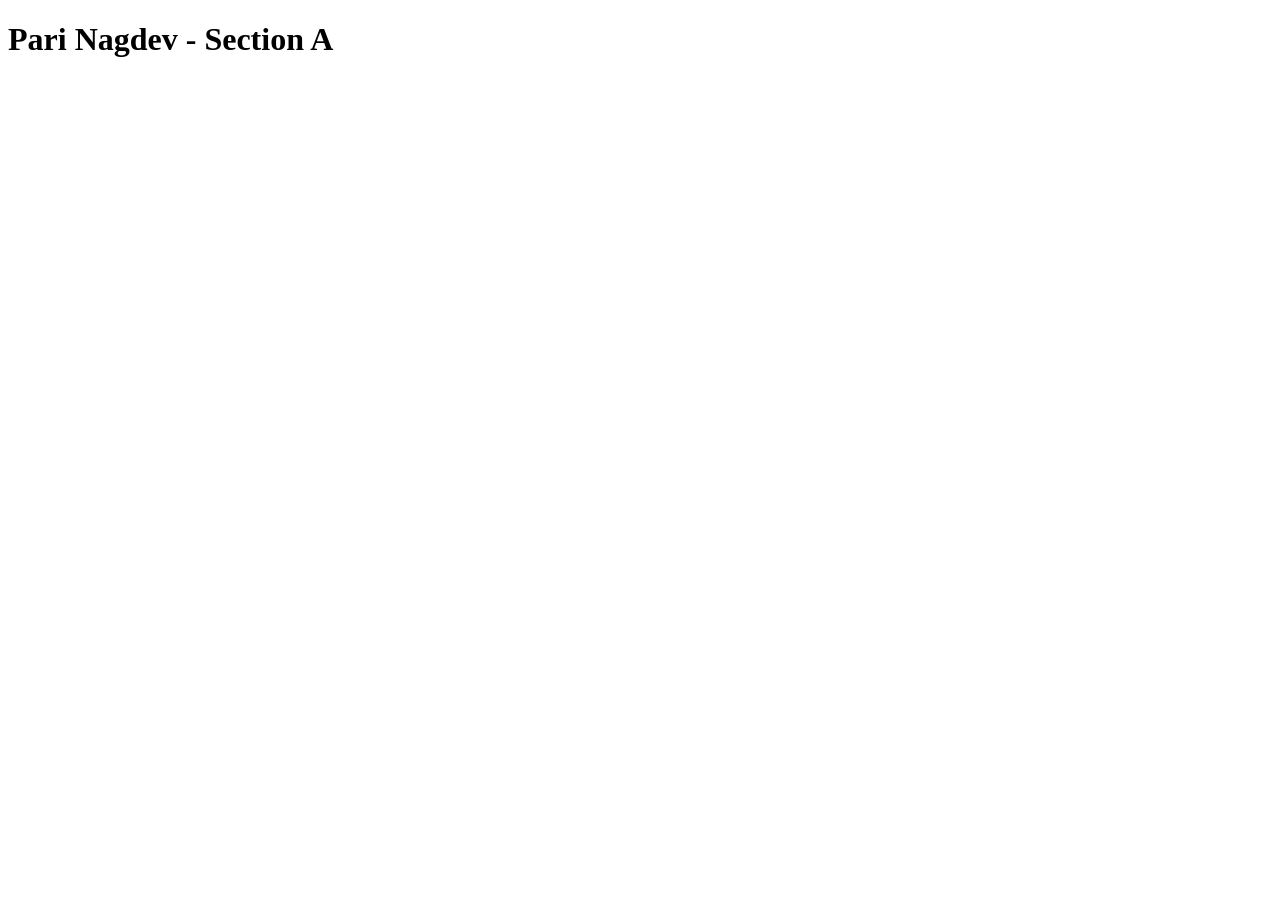
<file: index.html>
<!doctype html>
<html lang="en">
  <head>
    <meta charset="UTF-8" />
    <link rel="icon" type="image/svg+xml" href="/vite.svg" />
    <meta name="viewport" content="width=device-width, initial-scale=1.0" />
    <title>webtech1-frontend-starter</title>
  </head>
  <h1>Pari Nagdev - Section A</h1>
  <body>
    <div id="root"></div>
    <script type="module" src="/src/main.tsx"></script>
  </body>
</html>
</file>
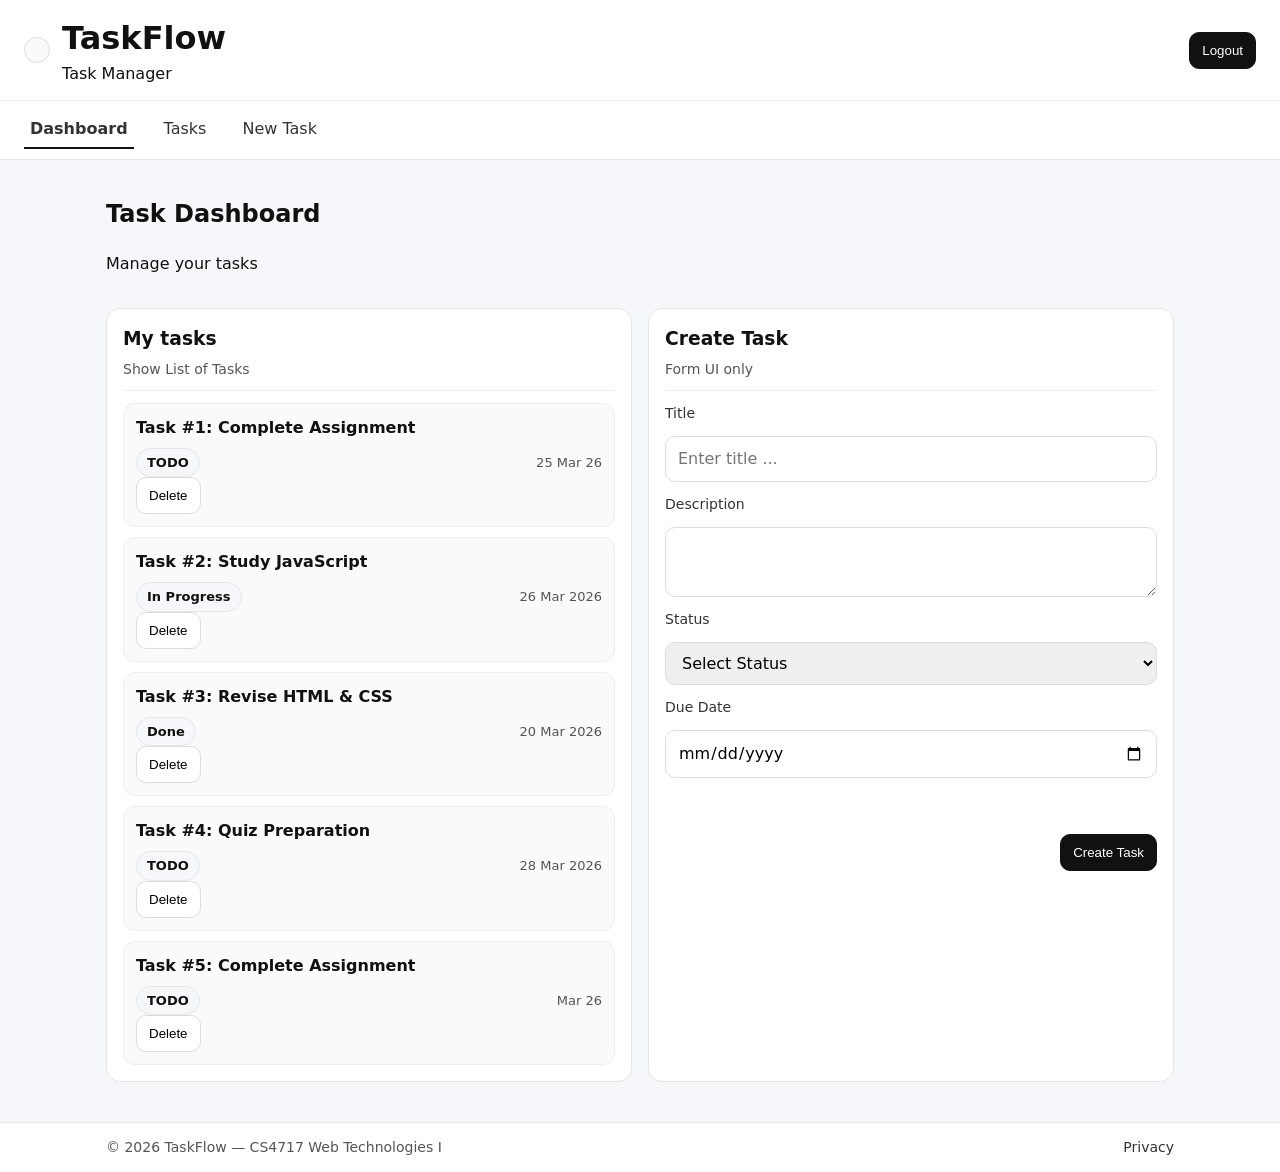
<file: src/Assignment_1/Taskflow.html>
<html>
  <head>
    <title>TaskFlow</title>
    <meta name="viewport" content="width=device-width, initial-scale=1" />
    <link rel="stylesheet" href="style.css" />
  </head>
  <body>
   
    <header class="siteHeader">
      <div class="appBar">
        <div class="headerLeft">
          <a class="logoLink" href="/"></a>

          <div class="brandBlock">
            <h1 class="brandTitle">TaskFlow</h1>
            <p class="brandSubtitle">Task Manager</p>
          </div>
        </div>
        
        <button class="loginBtn" id ="logoutBtn">Logout</button>
      </div>

      <nav class="navbar">
        <a class="navItem Active" href="#">Dashboard</a>
        <a class="navItem" href="#">Tasks</a>
        <a class="navItem" href="#">New Task</a>
      </nav>
    </header>
    <main class="container">
      <h2>Task Dashboard</h2>
      <p>Manage your tasks</p>
      <div class="cardWrapper">
        <section class="card">
          <header class="cardHeader">
            <h3 class="cardTitle">My tasks</h3>
            <p class="cardDescription">Show List of Tasks</p>
          </header>
        <ul class="postList">

          <!-- TASK 1 -->
          <li class="postItem">
            <article class="postCard">
              <header>
              <h4 class="postTitle">Task #1: Complete Assignment</h4>
              </header>
      <div class="postMetaRow">
        <span class="postBadge">TODO</span>
        <time class="postDate" datetime="2026-03-25">25 Mar 26</time>
      </div>
      <footer>
        <button class="btn deleteBtn">Delete</button>
      </footer>
          </article>
         </li>

              
       <!-- TASK 2 -->
      <li class="postItem">
        <article class="postCard">
        <header>
        <h4 class="postTitle">Task #2: Study JavaScript</h4>
        </header>
      <div class="postMetaRow">
        <span class="postBadge">In Progress</span>
        <time class="postDate" datetime="2026-03-26">26 Mar 2026</time>
      </div>
        <footer>
        <button class="btn deleteBtn">Delete</button>
        </footer>
       </article>
     </li>

              <!-- TASK 3 -->
      <li class="postItem">
        <article class="postCard">
        <header>
        <h4 class="postTitle">Task #3: Revise HTML & CSS</h4>
        </header>
          <div class="postMetaRow">
          <span class="postBadge">Done</span>
          <time class="postDate" datetime="2026-03-20">20 Mar 2026</time>
          </div>
      <footer>
        <button class="btn deleteBtn">Delete</button>
      </footer>
    </article>
    </li>


        <!-- TASK 4 -->
      <li class="postItem">
       <article class="postCard">
         <header>
         <h4 class="postTitle">Task #4: Quiz Preparation</h4>
         </header>
        <div class="postMetaRow">
         <span class="postBadge">TODO</span>
         <time class="postDate" datetime="2026-03-28">28 Mar 2026</time>
        </div>
      <footer>
        <button class="btn deleteBtn">Delete</button>
      </footer>
     </article>
    </li>


  <!-- TASK 5 -->
    <li class="postItem">
      <article class="postCard">
       <header>
        <h4 class="postTitle">Task #5: Complete Assignment</h4>
      </header>
      <div class="postMetaRow">
        <span class="postBadge">TODO</span>
        <time class="postDate" datetime="2026-03-26">Mar 26</time>
      </div>
      <footer>
        <button class="btn deleteBtn">Delete</button>
         </footer>
         </article>
        </li>
        </ul>
        </section>

        <section class="card">
          <header class="cardHeader">
            <h3 class="cardTitle">Create Task </h3>
            <p class="cardDescription">Form UI only</p>
          </header>

          <form class="postForm" id ="taskform">

            <div class="formRow">
              <label for = "title" class = "formLabel" >Title </label>
              <input
                id="title"
                name="title"
                class="formControl"
                type="text"
                placeholder="Enter title ..."
              >
            </div>

            <div class="formRow">
              <label for = "desc" class="formLabel"> Description </label>
              <textarea id ="desc" class ="formControl" ></textarea>
              </div>

              <div class ="formRow">
                <label for = "status" class ="formlabel"> Status</label>
                <select id ="status" class ="formControl">
                    <option value =""> Select Status </option>
                    <option > TODO </option>
                    <option > In Progress </option>
                    <option> Done </option>
                </select>
              </div>
            
            <div class="formRow">
              <label for ="date" class="formLabel"> Due Date </label>
              <input type="date" id="date" class="formControl">
            </div>
            <p id="error" style ="color:red" ></p>

            <div class="formActions">
              <button type="Submit" class ="btn btnPrimary"> Create Task </button>
              <script src="script.js"></script>
            </div>
          </form>
        </section>
      </div>
    </main>

    <footer class="siteFooter">
      <div class="container footerInner">
        <p class="footerText">© 2026 TaskFlow — CS4717 Web Technologies I</p>
        <a class="footerLink" href="#">Privacy</a>
      </div>
    </footer>
    
  </body>
   <script src="script.js"></script>
</html>
</file>
<file: src/Assignment_1/style.css>
*,
*::after,
*::before {
    box-sizing: border-box;
}

:root {
    --color-primary: #111; 
    --color-secondary: #f6f7fb;   
    --color-surface: #fff;
    --color-text: #111;
    --color-muted: #555;
    --color-border: #e5e5e5;
    --color-border-soft: #eee;
    --color-hover-bg: #f0f0f0;
}

body {
    margin: 0;
    font-family: system-ui, Arial, sans-serif;
    line-height: 1.5;
    background: var(--color-secondary);
    color: var(--color-text);
}

.container {
    max-width: 1100px;
    margin: 0 auto;
    padding: 16px;
}

.siteHeader {
    background: #fff;
    border-bottom: 1px solid #e5e5e5;
}

.appBar {
    display: flex;
    align-items: center;
    justify-content: space-between;
    gap: 12px;
    padding: 12px 16px;
}

.links {
    display: flex;
    gap: 16px;
}

.grid {
    display: flex;
    flex-wrap: wrap;
    gap: 16px;
}

.headerLeft {
    display: flex;
    align-items: center;
    gap: 12px;
}

.brandTitle,
.brandSubtitle {
    margin: 0;
}

.logoLink {
    display: inline-block;
    padding: 12px;
    border: 1px solid #ddd;
    border-radius: 50%;
    background: #fafafa;
    font-weight: 600;
    text-decoration: none;
    cursor: pointer;
}

.navbar {
    display: flex;
    gap: 18px;
    padding: 10px 16px;
    border-top: 1px solid #eee;
    flex-wrap: wrap;
}

.navItem {
    text-decoration: none;
    color: #333;
    padding: 6px;
}

.navItem:hover {
    color: #111;
    background-color: #bbb;
}

.navItem:focus {
    outline: 2px solid #111;
    /* visible keyboard focus */
    outline-offset: 2px;
    border-bottom-color: transparent;
}


.navItem.active {
    font-weight: 600;
    border-bottom: 2px solid #111;
}


.loginBtn {
    padding: 10px 12px;
    border: 1px solid #111;
    border-radius: 10px;
    background: #111;
    color: #fff;
    cursor: pointer;
}

.pageTitle {
    margin: 8px 0 6px;
}

.pageSubtitle {
    margin: 0 0 12px;
    color: #555;
}

.cardWrapper {
    display: flex;
    flex-direction: column;
    gap: 12px;
}

.card {
    background: #fff;
    border: 1px solid #e5e5e5;
    border-radius: 14px;
    padding: 14px;
    margin-top: 16px;
    flex: 1;
}

.card {
    padding: 16px;
}


.cardHeader {
    border-bottom: 1px solid #eee;
    padding-bottom: 10px;
    margin-bottom: 12px;
}

.cardTitle {
    margin: 0 0 6px;
}

.cardDescription {
    margin: 0;
    color: #555;
    font-size: 14px;
}

.postList {
    list-style: none;
    padding: 0;
    margin: 0;
}

.postItem {
    margin-top: 10px;
}

.postCard {
    border: 1px solid #eee;
    border-radius: 12px;
    padding: 12px;
    background: #fafafa;
}

.postTitle {
    margin: 0 0 6px;
}

.postMetaRow {
    display: flex;
    align-items: center;
    justify-content: space-between;
    gap: 10px;
    margin-top: 8px;
}

.postBadge {
    display: inline-block;
    padding: 4px 10px;
    border-radius: 999px;
    border: 1px solid #e6e6e6;
    background: #f6f7fb;
    font-size: 13px;
    font-weight: 600;
}

/* variants */
.postBadge--announcement {
    background: #eef2ff;
    border-color: #dbe3ff;
}

.postBadge--lecture {
    background: #ecfdf5;
    border-color: #c9f3dc;
}

.postBadge--assignment {
    background: #fff7ed;
    border-color: #ffe2c7;
}

.postDate {
    font-size: 13px;
    color: #555;
    white-space: nowrap;
}

.postForm {
    display: flex;
    flex-direction: column;
    gap: 12px;
}

.formRow {
    display: flex;
    flex-direction: column;
    gap: 6px;
}

.formLabel {
    display: block;
    margin-bottom: 6px;
    font-size: 14px;
    color: #333;
}

.formControl {
    width: 100%;
    padding: 10px 12px;
    border: 1px solid #ddd;
    border-radius: 10px;
    font: inherit;
}

.formActions {
    display: flex;
    gap: 10px;
    justify-content: flex-end;
}

.btn {
    padding: 10px 12px;
    border: 1px solid #ddd;
    border-radius: 10px;
    background: #fff;
    cursor: pointer;
}

.btnPrimary {
    background: var(--color-primary);
    border-color: var(--color-primary);
    color: var(--color-surface);
}

.siteFooter {
    margin-top: 24px;
    background: #fff;
    border-top: 1px solid #e5e5e5;
}

.footerInner {
    display: flex;
    justify-content: space-between;
    align-items: center;
    gap: 12px;
    padding: 14px 16px;
}

.footerText {
    margin: 0;
    color: #555;
    font-size: 14px;
}

.footerLink {
    text-decoration: none;
    color: #333;
    font-size: 14px;
}

.footerLink:hover {
    text-decoration: underline;
}


@media (min-width: 900px) {
    .appBar {
        padding: 14px 24px;
    }

    .navbar {
        padding: 10px 24px;
        gap: 24px;
    }

    .cardWrapper {
        flex-direction: row;
        gap: 16px;
    }

}
</file>
